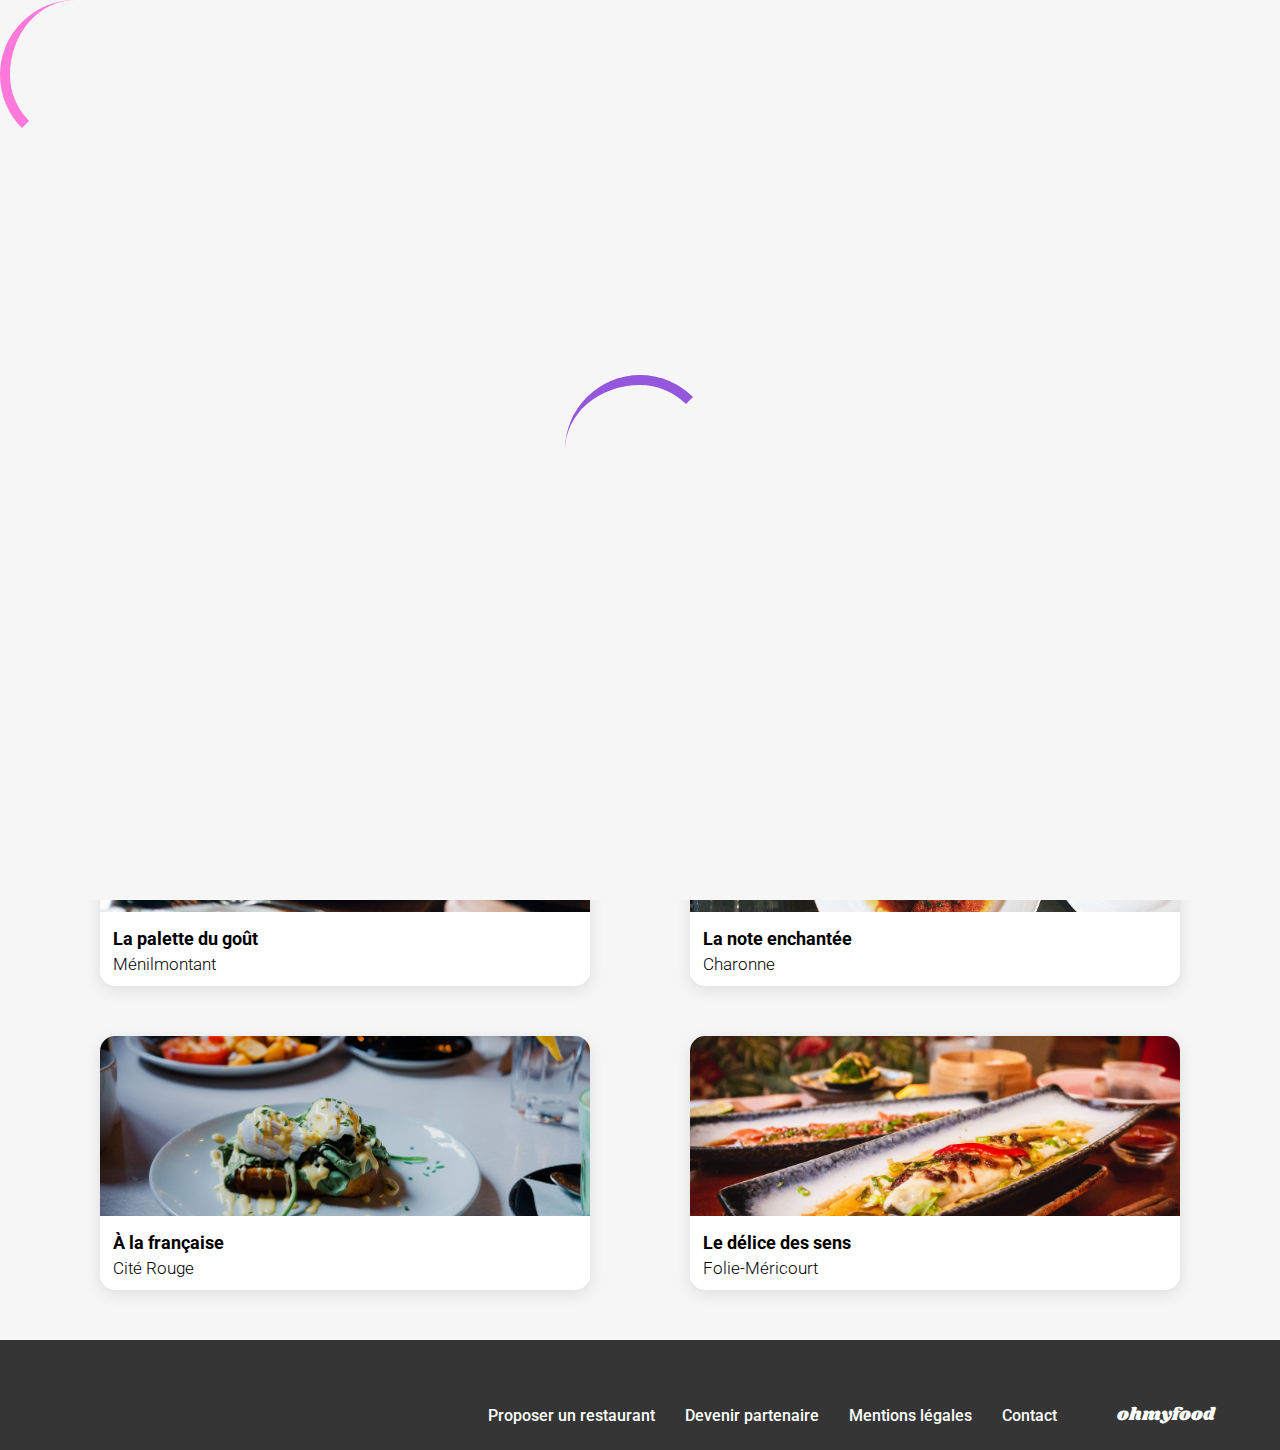
<file: index.html>
<!DOCTYPE html>
<html lang="fr">

<head>
    <meta charset="UTF-8">
    <meta name="viewport" content="width=device-width, initial-scale=1.0">
    <title>ohmyfood</title>
    <link rel="preconnect" href="https://fonts.googleapis.com">
    <link rel="preconnect" href="https://fonts.gstatic.com" crossorigin>
    <link href="https://fonts.googleapis.com/css2?family=Shrikhand&display=swap" rel="stylesheet">
    <link href="https://fonts.googleapis.com/css2?family=Roboto:wght@300;400;500;700&family=Shrikhand&display=swap" rel="stylesheet">
    <link rel="stylesheet" href="https://cdnjs.cloudflare.com/ajax/libs/font-awesome/6.2.1/css/all.min.css"
        integrity="sha512-MV7K8+y+gLIBoVD59lQIYicR65iaqukzvf/nwasF0nqhPay5w/9lJmVM2hMDcnK1OnMGCdVK+iQrJ7lzPJQd1w=="
        crossorigin="anonymous" referrerpolicy="no-referrer" />
    <link rel="stylesheet" href="./public/css/style.css">
</head>

<body>
    <div class="loader_container">
        <span class="loader"></span>
    </div>
    <header class="header">
        <img src="./public/images/logo/ohmyfood@2x.svg" alt="Logo ohmyfood"/>
    </header>
    <main>
        <div class="location-section">
            <div><i class="fa-solid fa-location-dot"></i> Paris, Belleville</div>
        </div>
        <section class="presentation-section">
            <h1 class="section-title">Réservez le menu qui vous convient</h1>
            <p>Découvrez des restaurants d'exception, sélectionnés par nos soins.</p>
            <div class="button">
                <a href="#restaurant">Explorer nos restaurants</a>
            </div>
        </section>
        <section class="functioning-section">
            <h2 class="section-title">Fonctionnement</h2>
            <ol class="functioning">
                <li class="step">
                    <div class="step__number">1</div>
                    <i class="fa-solid fa-mobile-screen-button step__logo"></i>
                    <div>Choisissez un restaurant</div>
                </li>
                <li class="step">
                    <div class="step__number">2</div>
                    <i class="fa-solid fa-list-ul step__logo"></i>
                    <div>Composez votre menu</div>
                </li>
                <li class="step">
                    <div class="step__number">3</div>
                    <i class="fa-solid fa-store step__logo step__logo--purple"></i>
                    <div>Dégustez au restaurant</div>
                </li>
            </ol>
        </section>
        <section id="restaurant">
            <h2 class="section-title">Restaurants</h2>
            <div class="restaurant-cards">
                <a href="./la_palette_du_gout.html">
                    <article class="card">
                        <img src="./public/images/restaurants/jay-wennington-N_Y88TWmGwA-unsplash.jpg" alt="Image d'un plat du restaurant" class="card__image">
                        <div class="card__content">
                            <div class="card__content__text">
                                <h3>La palette du goût</h3>
                                <p>Ménilmontant</p>
                            </div>
                            <div class="heart">
                                <i class="fa-regular fa-heart"></i>
                                <i class="fa-solid fa-heart heart-active"></i>
                            </div>
                        </div>
                        <div class="card__new">Nouveau</div>
                    </article>
                </a>
                <a href="./la_note_enchantee.html">
                    <article class="card">
                        <img src="./public/images/restaurants/stil-u2Lp8tXIcjw-unsplash.jpg" alt="Image d'un plat du restaurant" class="card__image">
                        <div class="card__content">
                            <div class="card__content__text">
                                <h3>La note enchantée</h3>
                                <p>Charonne</p>
                            </div>
                            <div class="heart">
                                <i class="fa-regular fa-heart"></i>
                                <i class="fa-solid fa-heart heart-active"></i>
                            </div>                       
                        </div>
                        <div class="card__new">Nouveau</div>
                    </article>
                </a>
                <a href="./a_la_francaise.html">
                    <article class="card">
                        <img src="./public/images/restaurants/toa-heftiba-DQKerTsQwi0-unsplash.jpg" alt="Image d'un plat du restaurant" class="card__image">
                        <div class="card__content">
                            <div class="card__content__text">
                                <h3>À la française</h3>
                                <p>Cité Rouge</p>
                            </div>
                            <div class="heart">
                                <i class="fa-regular fa-heart"></i>
                                <i class="fa-solid fa-heart heart-active"></i>
                            </div>
                        </div>
                    </article>
                </a>
                <a href="./le_delice_des_sens.html">
                    <article class="card">
                        <img src="./public/images/restaurants/louis-hansel-shotsoflouis-qNBGVyOCY8Q-unsplash.jpg" alt="Image d'un plat du restaurant" class="card__image">
                        <div class="card__content">
                            <div class="card__content__text">
                                <h3>Le délice des sens</h3>
                                <p>Folie-Méricourt</p>
                            </div>
                            <div class="heart">
                                <i class="fa-regular fa-heart"></i>
                                <i class="fa-solid fa-heart heart-active"></i>
                            </div>
                        </div>
                    </article>
                </a>
            </div>
        </section>
    </main>
    <footer class="footer">
        <nav class="footer-nav">
            <p class="footer-nav__logo">ohmyfood</p>
            <ul class="footer-nav__list">
                <li>
                    <a href="#"><i class="fa-solid fa-utensils"></i> Proposer un restaurant</a>
                </li>
                <li>
                    <a href="#"><i class="fa-solid fa-handshake-angle"></i> Devenir partenaire</a>
                </li>
                <li>
                    <a href="#">Mentions légales</a>
                </li>
                <li>
                    <a href="mailto:contact@ohmyfood.fr">Contact</a>
                </li>
            </ul> 
        </nav>
    </footer>
</body>

</html>
</file>
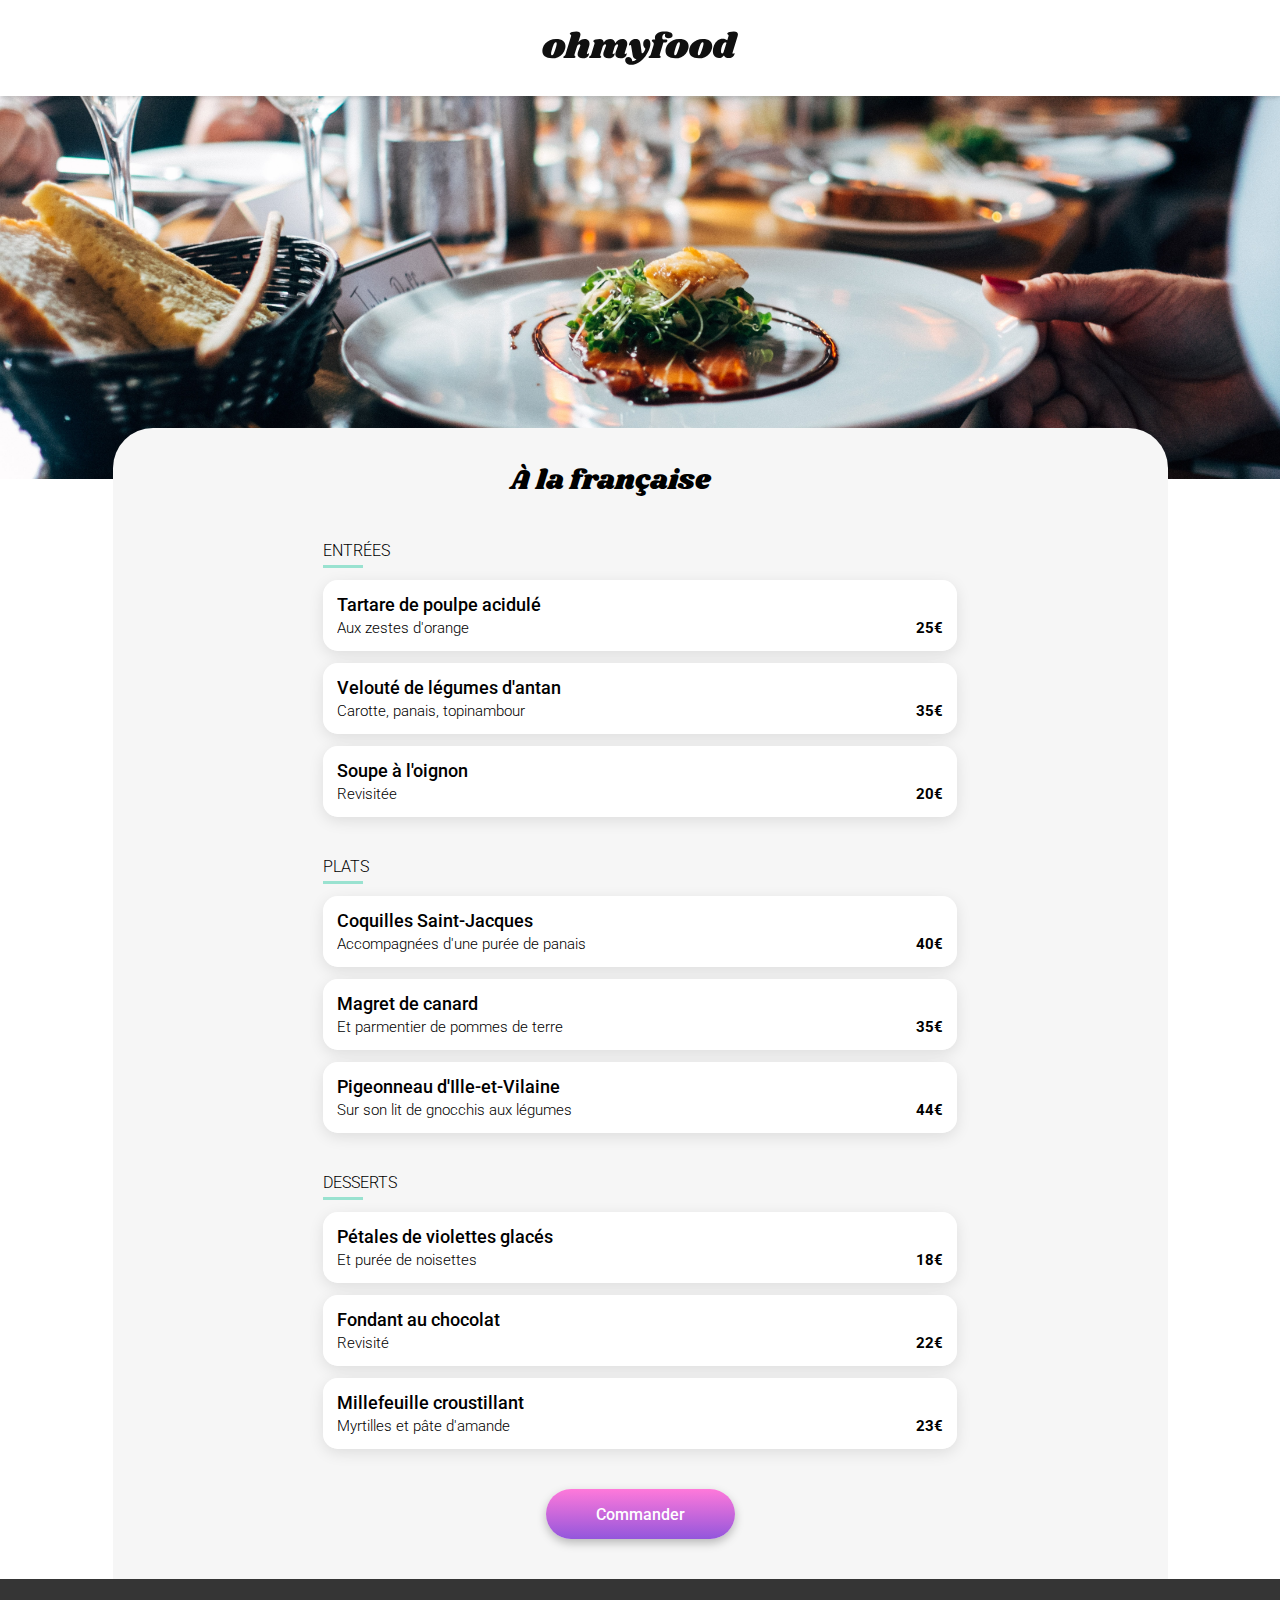
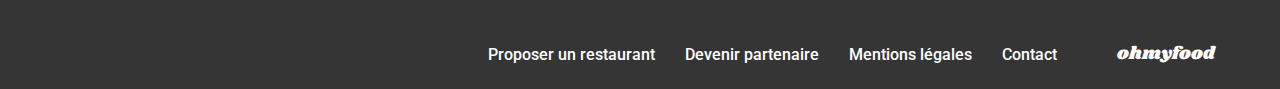
<file: a_la_francaise.html>
<!DOCTYPE html>
<html lang="fr">

<head>
    <meta charset="UTF-8">
    <meta name="viewport" content="width=device-width, initial-scale=1.0">
    <title>À la française</title>
    <link rel="preconnect" href="https://fonts.googleapis.com">
    <link rel="preconnect" href="https://fonts.gstatic.com" crossorigin>
    <link href="https://fonts.googleapis.com/css2?family=Shrikhand&display=swap" rel="stylesheet">
    <link href="https://fonts.googleapis.com/css2?family=Roboto:wght@300;400;500;700&family=Shrikhand&display=swap" rel="stylesheet">
    <link rel="stylesheet" href="https://cdnjs.cloudflare.com/ajax/libs/font-awesome/6.2.1/css/all.min.css"
        integrity="sha512-MV7K8+y+gLIBoVD59lQIYicR65iaqukzvf/nwasF0nqhPay5w/9lJmVM2hMDcnK1OnMGCdVK+iQrJ7lzPJQd1w=="
        crossorigin="anonymous" referrerpolicy="no-referrer" />
    <link rel="stylesheet" href="./public/css/style.css">
</head>

<body>
    <header class="header">
        <img src="./public/images/logo/ohmyfood@2x.svg" alt="Logo ohmyfood"/>
        <a href="./index.html" class="fa-solid fa-arrow-left return"></a>
    </header>
    <main>
        <img src="./public/images/restaurants/jay-wennington-N_Y88TWmGwA-unsplash.jpg" alt="Image d'un plat du restaurant" class="restaurant-img">
        <div class="main-section">
            <div class="title">
                <h1>À la française</h1>
                <div class="heart">
                    <i class="fa-regular fa-heart"></i>
                    <i class="fa-solid fa-heart heart-active"></i>
                </div>
            </div>
            <section class="section-menu">
                <h2 class="section-menu__title">ENTRÉES</h2>
                <div class="section-menu__dish">
                    <div class="dish">
                        <div class="dish__text">
                            <h3>Tartare de poulpe acidulé</h3>
                            <p>Aux zestes d'orange</p>
                        </div>
                        <div class="dish__price">25€</div>
                    </div>
                    <div class="chosen-dish fa-solid fa-circle-check"></div>
                </div>
                <div class="section-menu__dish">
                    <div class="dish">
                        <div class="dish__text">
                            <h3>Velouté de légumes d'antan</h3>
                            <p>Carotte, panais, topinambour</p>
                        </div>
                        <div class="dish__price">35€</div>
                    </div>
                    <div class="chosen-dish fa-solid fa-circle-check"></div>
                </div>
                <div class="section-menu__dish">
                    <div class="dish">
                        <div class="dish__text">
                            <h3>Soupe à l'oignon</h3>
                            <p>Revisitée</p>
                        </div>
                        <div class="dish__price">20€</div>
                    </div>
                    <div class="chosen-dish fa-solid fa-circle-check"></div>
                </div>
            </section>
            <section class="section-menu">
                <h2 class="section-menu__title">PLATS</h2>
                <div class="section-menu__dish">
                    <div class="dish">
                        <div class="dish__text">
                            <h3>Coquilles Saint-Jacques</h3>
                            <p>Accompagnées d'une purée de panais</p>
                        </div>
                        <div class="dish__price">40€</div>
                    </div>
                    <div class="chosen-dish fa-solid fa-circle-check"></div>
                </div>
                <div class="section-menu__dish">
                    <div class="dish">
                        <div class="dish__text">
                            <h3>Magret de canard</h3>
                            <p>Et parmentier de pommes de terre</p>
                        </div>
                        <div class="dish__price">35€</div>
                    </div>
                    <div class="chosen-dish fa-solid fa-circle-check"></div>
                </div>
                <div class="section-menu__dish">
                    <div class="dish">
                        <div class="dish__text">
                            <h3>Pigeonneau d'Ille-et-Vilaine</h3>
                            <p>Sur son lit de gnocchis aux légumes</p>
                        </div>
                        <div class="dish__price">44€</div>
                    </div>
                    <div class="chosen-dish fa-solid fa-circle-check"></div>
                </div>
            </section>
            <section class="section-menu">
                <h2 class="section-menu__title">DESSERTS</h2>
                <div class="section-menu__dish">
                    <div class="dish">
                        <div class="dish__text">
                            <h3>Pétales de violettes glacés</h3>
                            <p>Et purée de noisettes</p>
                        </div>
                        <div class="dish__price">18€</div>
                    </div>
                    <div class="chosen-dish fa-solid fa-circle-check"></div>
                </div>
                <div class="section-menu__dish">
                    <div class="dish">
                        <div class="dish__text">
                            <h3>Fondant au chocolat</h3>
                            <p>Revisité</p>
                        </div>
                        <div class="dish__price">22€</div>
                    </div>
                    <div class="chosen-dish fa-solid fa-circle-check"></div>
                </div>
                <div class="section-menu__dish">
                    <div class="dish">
                        <div class="dish__text">
                            <h3>Millefeuille croustillant</h3>
                            <p>Myrtilles et pâte d'amande</p>
                        </div>
                        <div class="dish__price">23€</div>
                    </div>
                    <div class="chosen-dish fa-solid fa-circle-check"></div>
                </div>
            </section>
            <div class="button button--restaurant">
                <a href="#">Commander</a>
            </div>
        </div>
    </main>
    <footer class="footer">
        <nav class="footer-nav">
            <p class="footer-nav__logo">ohmyfood</p>
            <ul class="footer-nav__list">
                <li>
                    <a href="#"><i class="fa-solid fa-utensils"></i> Proposer un restaurant</a>
                </li>
                <li>
                    <a href="#"><i class="fa-solid fa-handshake-angle"></i> Devenir partenaire</a>
                </li>
                <li>
                    <a href="#">Mentions légales</a>
                </li>
                <li>
                    <a href="mailto:contact@ohmyfood.fr">Contact</a>
                </li>
            </ul> 
        </nav>
    </footer>
</body>

</html>
</file>
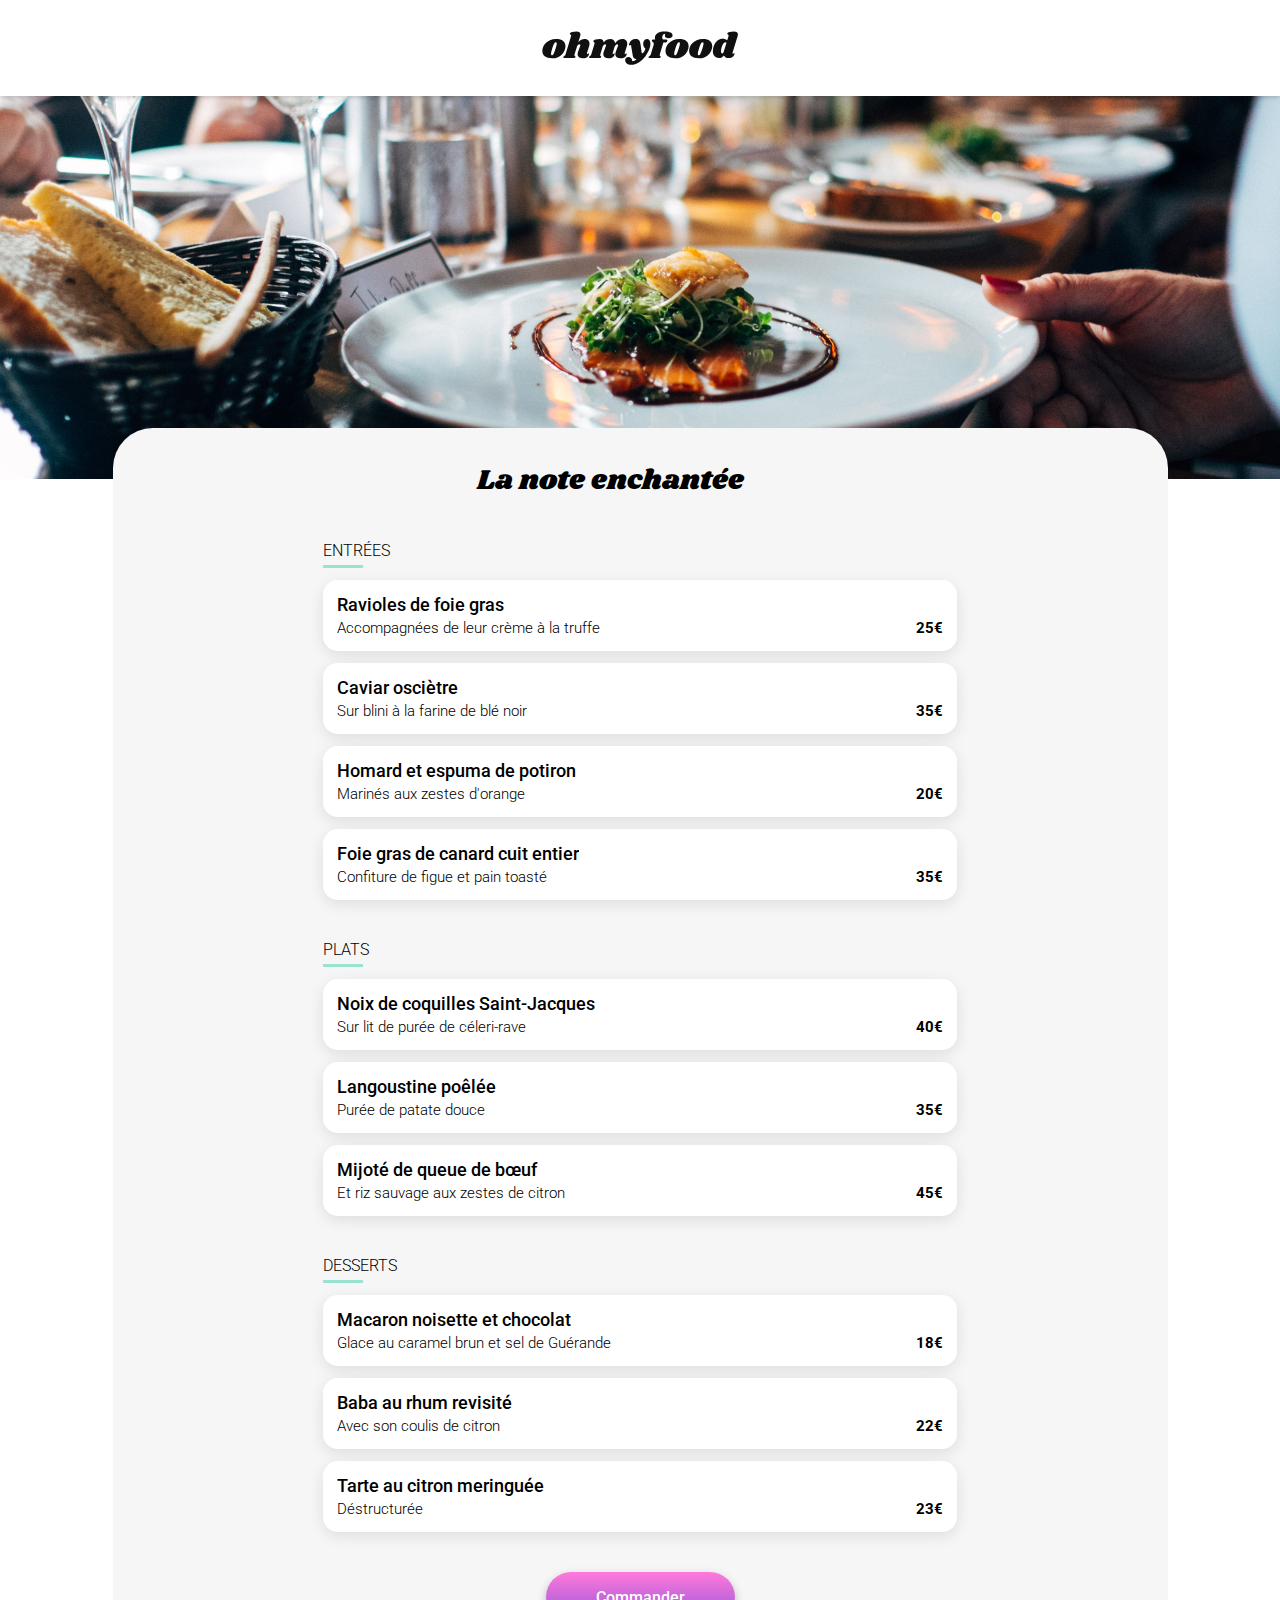
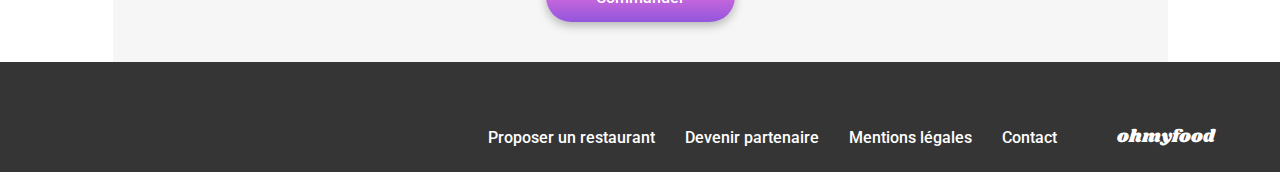
<file: la_note_enchantee.html>
<!DOCTYPE html>
<html lang="fr">

<head>
    <meta charset="UTF-8">
    <meta name="viewport" content="width=device-width, initial-scale=1.0">
    <title>La note enchantée</title>
    <link rel="preconnect" href="https://fonts.googleapis.com">
    <link rel="preconnect" href="https://fonts.gstatic.com" crossorigin>
    <link href="https://fonts.googleapis.com/css2?family=Shrikhand&display=swap" rel="stylesheet">
    <link href="https://fonts.googleapis.com/css2?family=Roboto:wght@300;400;500;700&family=Shrikhand&display=swap" rel="stylesheet">
    <link rel="stylesheet" href="https://cdnjs.cloudflare.com/ajax/libs/font-awesome/6.2.1/css/all.min.css"
        integrity="sha512-MV7K8+y+gLIBoVD59lQIYicR65iaqukzvf/nwasF0nqhPay5w/9lJmVM2hMDcnK1OnMGCdVK+iQrJ7lzPJQd1w=="
        crossorigin="anonymous" referrerpolicy="no-referrer" />
    <link rel="stylesheet" href="./public/css/style.css">
</head>

<body>
    <header class="header">
        <img src="./public/images/logo/ohmyfood@2x.svg" alt="Logo ohmyfood"/>
        <a href="./index.html" class="fa-solid fa-arrow-left return"></a>
    </header>
    <main>
        <img src="./public/images/restaurants/jay-wennington-N_Y88TWmGwA-unsplash.jpg" alt="Image d'un plat du restaurant" class="restaurant-img">
        <div class="main-section">
            <div class="title">
                <h1>La note enchantée</h1>
                <div class="heart">
                    <i class="fa-regular fa-heart"></i>
                    <i class="fa-solid fa-heart heart-active"></i>
                </div>
            </div>
            <section class="section-menu">
                <h2 class="section-menu__title">ENTRÉES</h2>
                <div class="section-menu__dish">
                    <div class="dish">
                        <div class="dish__text">
                            <h3>Ravioles de foie gras</h3>
                            <p>Accompagnées de leur crème à la truffe</p>
                        </div>
                        <div class="dish__price">25€</div>
                    </div>
                    <div class="chosen-dish fa-solid fa-circle-check"></div>
                </div>
                <div class="section-menu__dish">
                    <div class="dish">
                        <div class="dish__text">
                            <h3>Caviar osciètre</h3>
                            <p>Sur blini à la farine de blé noir</p>
                        </div>
                        <div class="dish__price">35€</div>
                    </div>
                    <div class="chosen-dish fa-solid fa-circle-check"></div>
                </div>
                <div class="section-menu__dish">
                    <div class="dish">
                        <div class="dish__text">
                            <h3>Homard et espuma de potiron</h3>
                            <p>Marinés aux zestes d'orange</p>
                        </div>
                        <div class="dish__price">20€</div>
                    </div>
                    <div class="chosen-dish fa-solid fa-circle-check"></div>
                </div>
                <div class="section-menu__dish">
                    <div class="dish">
                        <div class="dish__text">
                            <h3>Foie gras de canard cuit entier</h3>
                            <p>Confiture de figue et pain toasté</p>
                        </div>
                        <div class="dish__price">35€</div>
                    </div>
                    <div class="chosen-dish fa-solid fa-circle-check"></div>
                </div>
            </section>
            <section class="section-menu">
                <h2 class="section-menu__title">PLATS</h2>
                <div class="section-menu__dish">
                    <div class="dish">
                        <div class="dish__text">
                            <h3>Noix de coquilles Saint-Jacques</h3>
                            <p>Sur lit de purée de céleri-rave</p>
                        </div>
                        <div class="dish__price">40€</div>
                    </div>
                    <div class="chosen-dish fa-solid fa-circle-check"></div>
                </div>
                <div class="section-menu__dish">
                    <div class="dish">
                        <div class="dish__text">
                            <h3>Langoustine poêlée</h3>
                            <p>Purée de patate douce</p>
                        </div>
                        <div class="dish__price">35€</div>
                    </div>
                    <div class="chosen-dish fa-solid fa-circle-check"></div>
                </div>
                <div class="section-menu__dish">
                    <div class="dish">
                        <div class="dish__text">
                            <h3>Mijoté de queue de bœuf</h3>
                            <p>Et riz sauvage aux zestes de citron</p>
                        </div>
                        <div class="dish__price">45€</div>
                    </div>
                    <div class="chosen-dish fa-solid fa-circle-check"></div>
                </div>
            </section>
            <section class="section-menu">
                <h2 class="section-menu__title">DESSERTS</h2>
                <div class="section-menu__dish">
                    <div class="dish">
                        <div class="dish__text">
                            <h3>Macaron noisette et chocolat</h3>
                            <p>Glace au caramel brun et sel de Guérande</p>
                        </div>
                        <div class="dish__price">18€</div>
                    </div>
                    <div class="chosen-dish fa-solid fa-circle-check"></div>
                </div>
                <div class="section-menu__dish">
                    <div class="dish">
                        <div class="dish__text">
                            <h3>Baba au rhum revisité</h3>
                            <p>Avec son coulis de citron</p>
                        </div>
                        <div class="dish__price">22€</div>
                    </div>
                    <div class="chosen-dish fa-solid fa-circle-check"></div>
                </div>
                <div class="section-menu__dish">
                    <div class="dish">
                        <div class="dish__text">
                            <h3>Tarte au citron meringuée</h3>
                            <p>Déstructurée</p>
                        </div>
                        <div class="dish__price">23€</div>
                    </div>
                    <div class="chosen-dish fa-solid fa-circle-check"></div>
                </div>
            </section>
            <div class="button button--restaurant">
                <a href="#">Commander</a>
            </div>
        </div>
    </main>
    <footer class="footer">
        <nav class="footer-nav">
            <p class="footer-nav__logo">ohmyfood</p>
            <ul class="footer-nav__list">
                <li>
                    <a href="#"><i class="fa-solid fa-utensils"></i> Proposer un restaurant</a>
                </li>
                <li>
                    <a href="#"><i class="fa-solid fa-handshake-angle"></i> Devenir partenaire</a>
                </li>
                <li>
                    <a href="#">Mentions légales</a>
                </li>
                <li>
                    <a href="mailto:contact@ohmyfood.fr">Contact</a>
                </li>
            </ul> 
        </nav>
    </footer>
</body>

</html>
</file>
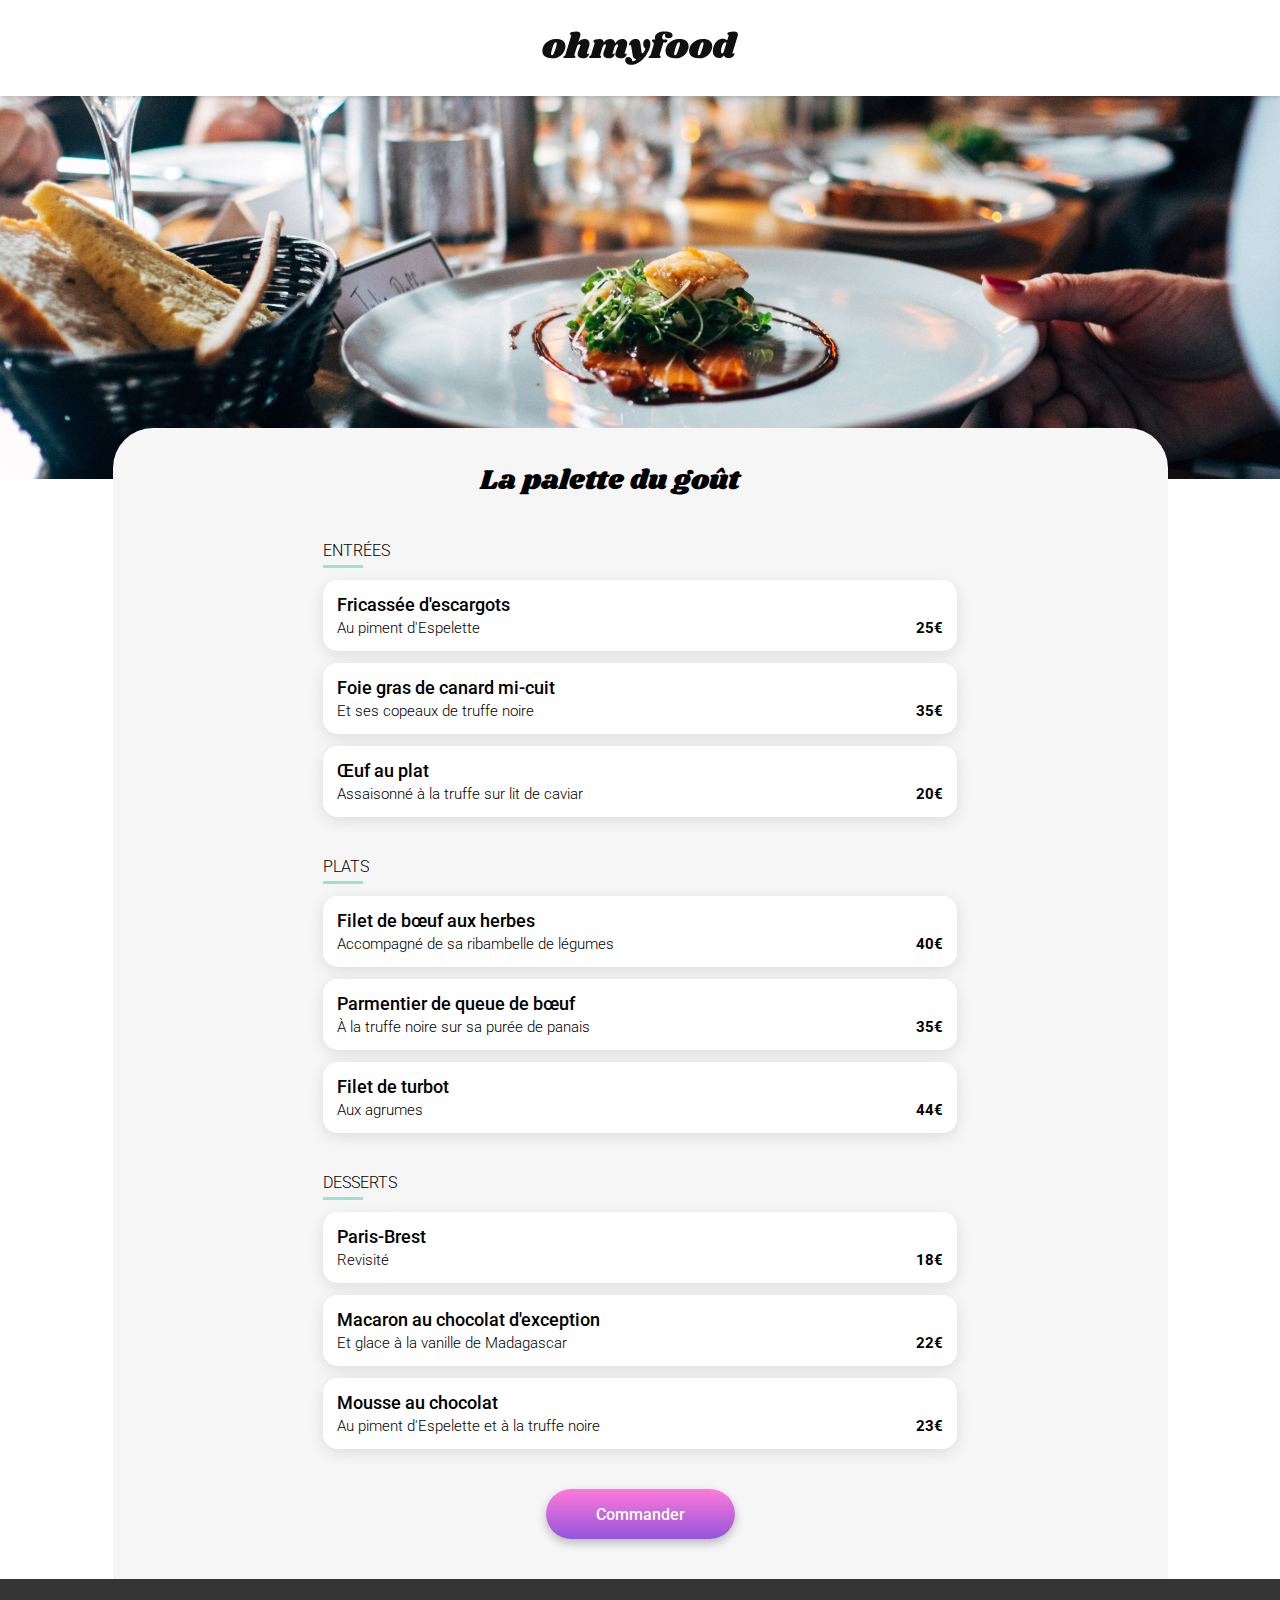
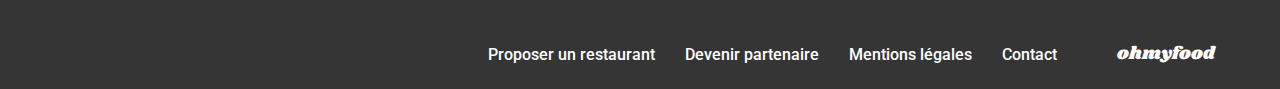
<file: la_palette_du_gout.html>
<!DOCTYPE html>
<html lang="fr">

<head>
    <meta charset="UTF-8">
    <meta name="viewport" content="width=device-width, initial-scale=1.0">
    <title>La palette du goût</title>
    <link rel="preconnect" href="https://fonts.googleapis.com">
    <link rel="preconnect" href="https://fonts.gstatic.com" crossorigin>
    <link href="https://fonts.googleapis.com/css2?family=Shrikhand&display=swap" rel="stylesheet">
    <link href="https://fonts.googleapis.com/css2?family=Roboto:wght@300;400;500;700&family=Shrikhand&display=swap" rel="stylesheet">
    <link rel="stylesheet" href="https://cdnjs.cloudflare.com/ajax/libs/font-awesome/6.2.1/css/all.min.css"
        integrity="sha512-MV7K8+y+gLIBoVD59lQIYicR65iaqukzvf/nwasF0nqhPay5w/9lJmVM2hMDcnK1OnMGCdVK+iQrJ7lzPJQd1w=="
        crossorigin="anonymous" referrerpolicy="no-referrer" />
    <link rel="stylesheet" href="./public/css/style.css">
</head>

<body>
    <header class="header">
        <img src="./public/images/logo/ohmyfood@2x.svg" alt="Logo ohmyfood"/>
        <a href="./index.html" class="fa-solid fa-arrow-left return"></a>
    </header>
    <main>
        <img src="./public/images/restaurants/jay-wennington-N_Y88TWmGwA-unsplash.jpg" alt="Image d'un plat du restaurant" class="restaurant-img">
        <div class="main-section">
            <div class="title">
                <h1>La palette du goût</h1>
                <div class="heart">
                    <i class="fa-regular fa-heart"></i>
                    <i class="fa-solid fa-heart heart-active"></i>
                </div>
            </div>
            <section class="section-menu">
                <h2 class="section-menu__title">ENTRÉES</h2>
                <div class="section-menu__dish">
                    <div class="dish">
                        <div class="dish__text">
                            <h3>Fricassée d'escargots</h3>
                            <p>Au piment d'Espelette</p>
                        </div>
                        <div class="dish__price">25€</div>
                    </div>
                    <div class="chosen-dish fa-solid fa-circle-check"></div>
                </div>
                <div class="section-menu__dish">
                    <div class="dish">
                        <div class="dish__text">
                            <h3>Foie gras de canard mi-cuit</h3>
                            <p>Et ses copeaux de truffe noire</p>
                        </div>
                        <div class="dish__price">35€</div>
                    </div>
                    <div class="chosen-dish fa-solid fa-circle-check"></div>
                </div>
                <div class="section-menu__dish">
                    <div class="dish">
                        <div class="dish__text">
                            <h3>Œuf au plat</h3>
                            <p>Assaisonné à la truffe sur lit de caviar</p>
                        </div>
                        <div class="dish__price">20€</div>
                    </div>
                    <div class="chosen-dish fa-solid fa-circle-check"></div>
                </div>
            </section>
            <section class="section-menu">
                <h2 class="section-menu__title">PLATS</h2>
                <div class="section-menu__dish">
                    <div class="dish">
                        <div class="dish__text">
                            <h3>Filet de bœuf aux herbes</h3>
                            <p>Accompagné de sa ribambelle de légumes</p>
                        </div>
                        <div class="dish__price">40€</div>
                    </div>
                    <div class="chosen-dish fa-solid fa-circle-check"></div>
                </div>
                <div class="section-menu__dish">
                    <div class="dish">
                        <div class="dish__text">
                            <h3>Parmentier de queue de bœuf</h3>
                            <p>À la truffe noire sur sa purée de panais</p>
                        </div>
                        <div class="dish__price">35€</div>
                    </div>
                    <div class="chosen-dish fa-solid fa-circle-check"></div>
                </div>
                <div class="section-menu__dish">
                    <div class="dish">
                        <div class="dish__text">
                            <h3>Filet de turbot</h3>
                            <p>Aux agrumes</p>
                        </div>
                        <div class="dish__price">44€</div>
                    </div>
                    <div class="chosen-dish fa-solid fa-circle-check"></div>
                </div>
            </section>
            <section class="section-menu">
                <h2 class="section-menu__title">DESSERTS</h2>
                <div class="section-menu__dish">
                    <div class="dish">
                        <div class="dish__text">
                            <h3>Paris-Brest</h3>
                            <p>Revisité</p>
                        </div>
                        <div class="dish__price">18€</div>
                    </div>
                    <div class="chosen-dish fa-solid fa-circle-check"></div>
                </div>
                <div class="section-menu__dish">
                    <div class="dish">
                        <div class="dish__text">
                            <h3>Macaron au chocolat d'exception</h3>
                            <p>Et glace à la vanille de Madagascar</p>
                        </div>
                        <div class="dish__price">22€</div>
                    </div>
                    <div class="chosen-dish fa-solid fa-circle-check"></div>
                </div>
                <div class="section-menu__dish">
                    <div class="dish">
                        <div class="dish__text">
                            <h3>Mousse au chocolat</h3>
                            <p>Au piment d'Espelette et à la truffe noire</p>
                        </div>
                        <div class="dish__price">23€</div>
                    </div>
                    <div class="chosen-dish fa-solid fa-circle-check"></div>
                </div>
            </section>
            <div class="button button--restaurant">
                <a href="#">Commander</a>
            </div>
        </div>
    </main>
    <footer class="footer">
        <nav class="footer-nav">
            <p class="footer-nav__logo">ohmyfood</p>
            <ul class="footer-nav__list">
                <li>
                    <a href="#"><i class="fa-solid fa-utensils"></i> Proposer un restaurant</a>
                </li>
                <li>
                    <a href="#"><i class="fa-solid fa-handshake-angle"></i> Devenir partenaire</a>
                </li>
                <li>
                    <a href="#">Mentions légales</a>
                </li>
                <li>
                    <a href="mailto:contact@ohmyfood.fr">Contact</a>
                </li>
            </ul> 
        </nav>
    </footer>
</body>

</html>
</file>
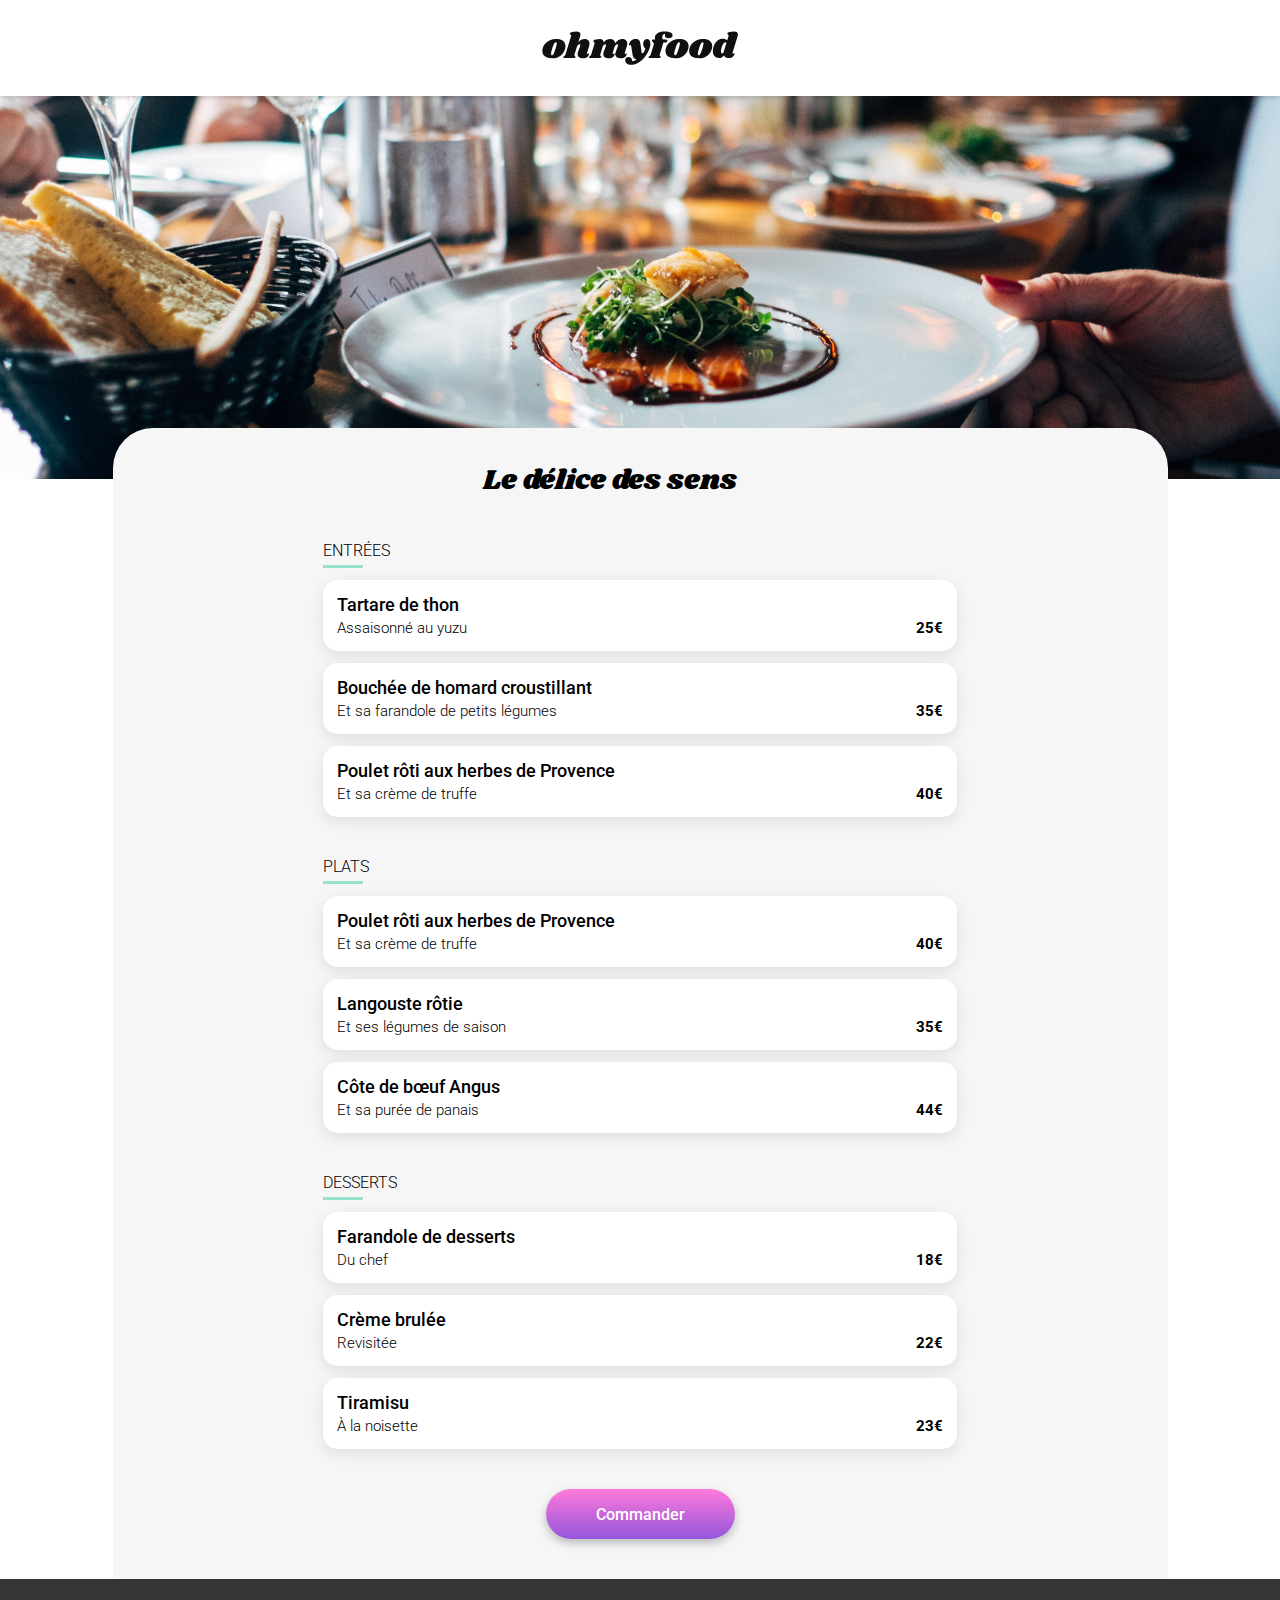
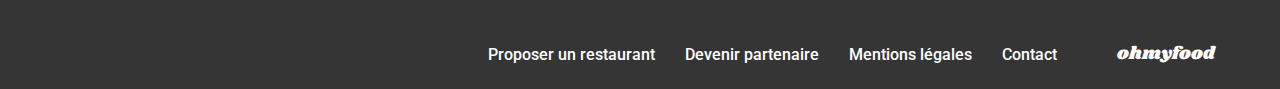
<file: le_delice_des_sens.html>
<!DOCTYPE html>
<html lang="fr">

<head>
    <meta charset="UTF-8">
    <meta name="viewport" content="width=device-width, initial-scale=1.0">
    <title>Le délice des sens</title>
    <link rel="preconnect" href="https://fonts.googleapis.com">
    <link rel="preconnect" href="https://fonts.gstatic.com" crossorigin>
    <link href="https://fonts.googleapis.com/css2?family=Shrikhand&display=swap" rel="stylesheet">
    <link href="https://fonts.googleapis.com/css2?family=Roboto:wght@300;400;500;700&family=Shrikhand&display=swap" rel="stylesheet">
    <link rel="stylesheet" href="https://cdnjs.cloudflare.com/ajax/libs/font-awesome/6.2.1/css/all.min.css"
        integrity="sha512-MV7K8+y+gLIBoVD59lQIYicR65iaqukzvf/nwasF0nqhPay5w/9lJmVM2hMDcnK1OnMGCdVK+iQrJ7lzPJQd1w=="
        crossorigin="anonymous" referrerpolicy="no-referrer" />
    <link rel="stylesheet" href="./public/css/style.css">
</head>

<body>
    <header class="header">
        <img src="./public/images/logo/ohmyfood@2x.svg" alt="Logo ohmyfood"/>
        <a href="./index.html" class="fa-solid fa-arrow-left return"></a>
    </header>
    <main>
        <img src="./public/images/restaurants/jay-wennington-N_Y88TWmGwA-unsplash.jpg" alt="Image d'un plat du restaurant" class="restaurant-img">
        <div class="main-section">
            <div class="title">
                <h1>Le délice des sens</h1>
                <div class="heart">
                    <i class="fa-regular fa-heart"></i>
                    <i class="fa-solid fa-heart heart-active"></i>
                </div>
            </div>
            <section class="section-menu">
                <h2 class="section-menu__title">ENTRÉES</h2>
                <div class="section-menu__dish">
                    <div class="dish">
                        <div class="dish__text">
                            <h3>Tartare de thon</h3>
                            <p>Assaisonné au yuzu</p>
                        </div>
                        <div class="dish__price">25€</div>
                    </div>
                    <div class="chosen-dish fa-solid fa-circle-check"></div>
                </div>
                <div class="section-menu__dish">
                    <div class="dish">
                        <div class="dish__text">
                            <h3>Bouchée de homard croustillant</h3>
                            <p>Et sa farandole de petits légumes</p>
                        </div>
                        <div class="dish__price">35€</div>
                    </div>
                    <div class="chosen-dish fa-solid fa-circle-check"></div>
                </div>
                <div class="section-menu__dish">
                    <div class="dish">
                        <div class="dish__text">
                            <h3>Poulet rôti aux herbes de Provence</h3>
                            <p>Et sa crème de truffe</p>
                        </div>
                        <div class="dish__price">40€</div>
                    </div>
                    <div class="chosen-dish fa-solid fa-circle-check"></div>
                </div>
            </section>
            <section class="section-menu">
                <h2 class="section-menu__title">PLATS</h2>
                <div class="section-menu__dish">
                    <div class="dish">
                        <div class="dish__text">
                            <h3>Poulet rôti aux herbes de Provence</h3>
                            <p>Et sa crème de truffe</p>
                        </div>
                        <div class="dish__price">40€</div>
                    </div>
                    <div class="chosen-dish fa-solid fa-circle-check"></div>
                </div>
                <div class="section-menu__dish">
                    <div class="dish">
                        <div class="dish__text">
                            <h3>Langouste rôtie</h3>
                            <p>Et ses légumes de saison</p>
                        </div>
                        <div class="dish__price">35€</div>
                    </div>
                    <div class="chosen-dish fa-solid fa-circle-check"></div>
                </div>
                <div class="section-menu__dish">
                    <div class="dish">
                        <div class="dish__text">
                            <h3>Côte de bœuf Angus</h3>
                            <p>Et sa purée de panais</p>
                        </div>
                        <div class="dish__price">44€</div>
                    </div>
                    <div class="chosen-dish fa-solid fa-circle-check"></div>
                </div>
            </section>
            <section class="section-menu">
                <h2 class="section-menu__title">DESSERTS</h2>
                <div class="section-menu__dish">
                    <div class="dish">
                        <div class="dish__text">
                            <h3>Farandole de desserts</h3>
                            <p>Du chef</p>
                        </div>
                        <div class="dish__price">18€</div>
                    </div>
                    <div class="chosen-dish fa-solid fa-circle-check"></div>
                </div>
                <div class="section-menu__dish">
                    <div class="dish">
                        <div class="dish__text">
                            <h3>Crème brulée</h3>
                            <p>Revisitée</p>
                        </div>
                        <div class="dish__price">22€</div>
                    </div>
                    <div class="chosen-dish fa-solid fa-circle-check"></div>
                </div>
                <div class="section-menu__dish">
                    <div class="dish">
                        <div class="dish__text">
                            <h3>Tiramisu</h3>
                            <p>À la noisette</p>
                        </div>
                        <div class="dish__price">23€</div>
                    </div>
                    <div class="chosen-dish fa-solid fa-circle-check"></div>
                </div>
            </section>
            <div class="button button--restaurant">
                <a href="#">Commander</a>
            </div>
        </div>
    </main>
    <footer class="footer">
        <nav class="footer-nav">
            <p class="footer-nav__logo">ohmyfood</p>
            <ul class="footer-nav__list">
                <li>
                    <a href="#"><i class="fa-solid fa-utensils"></i> Proposer un restaurant</a>
                </li>
                <li>
                    <a href="#"><i class="fa-solid fa-handshake-angle"></i> Devenir partenaire</a>
                </li>
                <li>
                    <a href="#">Mentions légales</a>
                </li>
                <li>
                    <a href="mailto:contact@ohmyfood.fr">Contact</a>
                </li>
            </ul> 
        </nav>
    </footer>
</body>

</html>
</file>
<file: public/css/style.css>
*,
*::after,
*::before {
  margin: 0;
  padding: 0;
  box-sizing: inherit;
}

body {
  box-sizing: border-box;
  font-family: "Roboto", sans-serif;
}

a {
  color: inherit;
  text-decoration: none;
}

.section-title {
  font-size: 24px;
  font-weight: 700;
}

.button {
  position: relative;
  z-index: 1;
  border: none;
  height: 50px;
  border-radius: 25px;
  background: linear-gradient(#FF79DA, #9356DC);
  font-size: 16px;
  font-weight: 500;
  color: #FFFFFF;
  box-shadow: 0 4px 10px rgba(0, 0, 0, 0.25);
}
.button::after {
  content: "";
  position: absolute;
  top: 0;
  right: 0;
  bottom: 0;
  left: 0;
  border-radius: 25px;
  background: linear-gradient(#ff93e1, #a16be0);
  box-shadow: 0 4px 15px rgba(0, 0, 0, 0.35);
  opacity: 0;
  z-index: -1;
  transition: opacity 300ms ease-out;
}
.button:hover::after {
  opacity: 1;
}
.button a {
  display: flex;
  align-items: center;
  height: 100%;
  width: 100%;
  padding-left: 20px;
  padding-right: 20px;
}
.button--restaurant a {
  padding-left: 50px;
  padding-right: 50px;
}

.heart {
  position: relative;
  width: 30px;
  height: 21px;
  font-size: 21px;
}
.heart i {
  position: absolute;
}

.heart-active {
  opacity: 0;
  background: linear-gradient(#9356DC, #FF79DA);
  background-clip: text;
  -webkit-text-fill-color: transparent;
  -moz-text-fill-color: transparent;
  transition: opacity 300ms;
}
.heart-active:hover {
  opacity: 1;
}

@keyframes hideLoader {
  0% {
    opacity: 1;
  }
  80% {
    opacity: 1;
  }
  100% {
    opacity: 0;
    visibility: hidden;
  }
}
@keyframes rotation {
  0% {
    transform: rotate(0deg);
  }
  100% {
    transform: rotate(360deg);
  }
}
.loader_container {
  position: fixed;
  width: 100%;
  height: 100%;
  display: flex;
  justify-content: center;
  align-items: center;
  background-color: #F6F6F6;
  z-index: 10;
  animation: hideLoader 3s ease-in-out forwards;
}

.loader {
  width: 150px;
  height: 150px;
  border-radius: 50%;
  display: inline-block;
  border-top: 10px solid #9356DC;
  border-right: 10px solid transparent;
  box-sizing: border-box;
  animation: rotation 1s linear infinite;
}

.loader::after {
  content: "";
  box-sizing: border-box;
  position: absolute;
  left: 0;
  top: 0;
  width: 150px;
  height: 150px;
  border-radius: 50%;
  border-left: 10px solid #FF79DA;
  border-bottom: 10px solid transparent;
  animation: rotation 0.5s linear infinite reverse;
}

.header {
  position: relative;
  z-index: 1;
  height: 63px;
  display: flex;
  justify-content: center;
  align-items: center;
  box-shadow: 0 2px 4px rgba(0, 0, 0, 0.15);
}
@media (min-width: 1024px) {
  .header {
    height: 96px;
  }
}

.return {
  display: flex;
  justify-content: center;
  align-items: center;
  position: absolute;
  left: 17px;
  width: 30px;
  height: 30px;
  font-size: 16px;
}

.footer {
  background-color: #353535;
  color: #FFFFFF;
  padding: 22px 25px;
}

.footer-nav {
  display: flex;
  flex-direction: column;
  justify-content: flex-start;
  gap: 16px;
}
@media (min-width: 1024px) {
  .footer-nav {
    flex-direction: row-reverse;
    align-items: center;
    margin-top: 40px;
    margin-right: 40px;
    gap: 60px;
  }
}
.footer-nav__logo {
  font-family: "Shrikhand";
  font-size: 18px;
}
.footer-nav__list {
  list-style-type: none;
  display: flex;
  flex-direction: column;
  gap: 7px;
  font-size: 16px;
  font-weight: 500;
}
@media (min-width: 1024px) {
  .footer-nav__list {
    flex-direction: row;
    gap: 30px;
  }
}

/****** Location ***********/
.location-section {
  position: relative;
  z-index: 0;
  background-color: #EAEAEA;
  height: 50px;
  display: flex;
  justify-content: center;
  align-items: center;
  font-size: 16px;
  box-shadow: 0 4px 4px rgba(0, 0, 0, 0.25);
}

/****** Presentation ***********/
.presentation-section {
  background-color: #F6F6F6;
  display: flex;
  flex-direction: column;
  align-items: center;
  gap: 30px;
  text-align: center;
  padding: 40px 30px;
}
@media (min-width: 1024px) {
  .presentation-section .section-title {
    font-size: 40px;
  }
}
.presentation-section p {
  font-size: 18px;
  font-weight: 300;
}

/****** Functioning ***********/
.functioning-section {
  padding: 50px 20px;
}
@media (min-width: 1024px) {
  .functioning-section {
    padding: 50px max(20px, (100% - 1053px) / 2);
  }
}

.functioning {
  list-style-type: none;
  display: flex;
  flex-direction: column;
  gap: 25px;
  margin-top: 25px;
}
@media (min-width: 1024px) {
  .functioning {
    flex-direction: row;
  }
}

.step {
  flex-grow: 1;
  background-color: #F6F6F6;
  border-radius: 20px;
  height: 72px;
  display: flex;
  align-items: center;
  margin-left: 20px;
  box-shadow: 0 4px 15px rgba(0, 0, 0, 0.15);
}
.step__number {
  width: 24px;
  height: 24px;
  color: #FFFFFF;
  background-color: #9356DC;
  border-radius: 50%;
  position: relative;
  left: -12px;
  font-size: 14px;
  font-weight: 500;
  display: flex;
  justify-content: center;
  align-items: center;
}
.step__logo {
  margin: 0 20px;
  font-size: 18px;
}
.step__logo--purple {
  color: #9356DC;
}

/****** Restaurant ***********/
#restaurant {
  background-color: #F6F6F6;
  padding: 50px 17px;
}
@media (min-width: 1024px) {
  #restaurant {
    padding: 50px max(17px, (100% - 1080px) / 2);
  }
}

.restaurant-cards {
  margin-top: 25px;
  display: flex;
  flex-direction: column;
  gap: 18px;
}
@media (min-width: 1024px) {
  .restaurant-cards {
    flex-direction: row;
    flex-wrap: wrap;
    justify-content: space-between;
    gap: 50px;
  }
  .restaurant-cards a {
    width: calc(50% - 50px);
  }
}

.card {
  position: relative;
  display: block;
  background-color: #FFFFFF;
  border-radius: 15px;
  overflow: hidden;
  box-shadow: 0 4px 15px rgba(0, 0, 0, 0.1);
}
.card__image {
  height: 180px;
  width: 100%;
  object-fit: cover;
}
.card__content {
  height: 70px;
  display: flex;
  justify-content: space-between;
  align-items: center;
  padding-left: 13px;
  padding-right: 20px;
}
.card__content__text {
  display: flex;
  flex-direction: column;
  justify-content: center;
  gap: 5px;
}
.card__content__text h3 {
  font-size: 18px;
  font-weight: 700;
}
.card__content__text p {
  font-size: 17px;
  font-weight: 300;
}
.card__new {
  position: absolute;
  top: 13px;
  right: 13px;
  width: 80px;
  height: 29px;
  background-color: #99E2D0;
  color: #008766;
  font-size: 14px;
  font-weight: 500;
  display: flex;
  justify-content: center;
  align-items: center;
}

@keyframes section-appearance {
  0% {
    transform: translateX(-100vw);
  }
  100% {
    transform: translateX(0);
  }
}
.restaurant-img {
  height: 275px;
  width: 100%;
  object-fit: cover;
}
@media (min-width: 1024px) {
  .restaurant-img {
    height: 383px;
  }
}

.main-section {
  position: relative;
  display: flex;
  flex-direction: column;
  align-items: center;
  gap: 40px;
  top: -55px;
  margin-bottom: -55px;
  background-color: #F6F6F6;
  border-radius: 40px 40px 0 0;
  padding: 32px 13px 40px 13px;
}
@media (min-width: 1024px) {
  .main-section {
    max-width: 1055px;
    margin-left: auto;
    margin-right: auto;
  }
}

.title {
  display: flex;
  justify-content: center;
  align-items: center;
  gap: 30px;
}
.title h1 {
  font-family: "Shrikhand";
  font-size: 28px;
  font-weight: 400;
}

.section-menu {
  display: flex;
  flex-direction: column;
  gap: 12px;
  width: 100%;
  max-width: 634px;
}
.section-menu__title {
  position: relative;
  height: 27px;
  font-size: 16px;
  font-weight: 300;
}
.section-menu__title::after {
  content: "";
  position: absolute;
  left: 0;
  bottom: 0;
  height: 3px;
  width: 40px;
  background-color: #99E2D0;
}
.section-menu__dish {
  position: relative;
  border-radius: 15px;
  overflow: hidden;
  box-shadow: 0 4px 15px rgba(0, 0, 0, 0.1);
}
.section-menu__dish:hover > .dish {
  width: calc(100% - 59px);
}
.section-menu__dish:hover > .chosen-dish {
  transform: translateX(0);
}
.section-menu:nth-child(2) {
  animation: section-appearance 300ms 0ms ease-out both;
}
.section-menu:nth-child(2) .section-menu__dish:nth-child(2) {
  animation: section-appearance 300ms 150ms ease-out both;
}
.section-menu:nth-child(2) .section-menu__dish:nth-child(3) {
  animation: section-appearance 300ms 300ms ease-out both;
}
.section-menu:nth-child(2) .section-menu__dish:nth-child(4) {
  animation: section-appearance 300ms 450ms ease-out both;
}
.section-menu:nth-child(2) .section-menu__dish:nth-child(5) {
  animation: section-appearance 300ms 600ms ease-out both;
}
.section-menu:nth-child(2) .section-menu__dish:nth-child(6) {
  animation: section-appearance 300ms 750ms ease-out both;
}
.section-menu:nth-child(2) .section-menu__dish:nth-child(7) {
  animation: section-appearance 300ms 900ms ease-out both;
}
.section-menu:nth-child(2) .section-menu__dish:nth-child(8) {
  animation: section-appearance 300ms 1050ms ease-out both;
}
.section-menu:nth-child(2) .section-menu__dish:nth-child(9) {
  animation: section-appearance 300ms 1200ms ease-out both;
}
.section-menu:nth-child(2) .section-menu__dish:nth-child(10) {
  animation: section-appearance 300ms 1350ms ease-out both;
}
.section-menu:nth-child(3) {
  animation: section-appearance 300ms 550ms ease-out both;
}
.section-menu:nth-child(3) .section-menu__dish:nth-child(2) {
  animation: section-appearance 300ms 700ms ease-out both;
}
.section-menu:nth-child(3) .section-menu__dish:nth-child(3) {
  animation: section-appearance 300ms 850ms ease-out both;
}
.section-menu:nth-child(3) .section-menu__dish:nth-child(4) {
  animation: section-appearance 300ms 1000ms ease-out both;
}
.section-menu:nth-child(3) .section-menu__dish:nth-child(5) {
  animation: section-appearance 300ms 1150ms ease-out both;
}
.section-menu:nth-child(3) .section-menu__dish:nth-child(6) {
  animation: section-appearance 300ms 1300ms ease-out both;
}
.section-menu:nth-child(3) .section-menu__dish:nth-child(7) {
  animation: section-appearance 300ms 1450ms ease-out both;
}
.section-menu:nth-child(3) .section-menu__dish:nth-child(8) {
  animation: section-appearance 300ms 1600ms ease-out both;
}
.section-menu:nth-child(3) .section-menu__dish:nth-child(9) {
  animation: section-appearance 300ms 1750ms ease-out both;
}
.section-menu:nth-child(3) .section-menu__dish:nth-child(10) {
  animation: section-appearance 300ms 1900ms ease-out both;
}
.section-menu:nth-child(4) {
  animation: section-appearance 300ms 1100ms ease-out both;
}
.section-menu:nth-child(4) .section-menu__dish:nth-child(2) {
  animation: section-appearance 300ms 1250ms ease-out both;
}
.section-menu:nth-child(4) .section-menu__dish:nth-child(3) {
  animation: section-appearance 300ms 1400ms ease-out both;
}
.section-menu:nth-child(4) .section-menu__dish:nth-child(4) {
  animation: section-appearance 300ms 1550ms ease-out both;
}
.section-menu:nth-child(4) .section-menu__dish:nth-child(5) {
  animation: section-appearance 300ms 1700ms ease-out both;
}
.section-menu:nth-child(4) .section-menu__dish:nth-child(6) {
  animation: section-appearance 300ms 1850ms ease-out both;
}
.section-menu:nth-child(4) .section-menu__dish:nth-child(7) {
  animation: section-appearance 300ms 2000ms ease-out both;
}
.section-menu:nth-child(4) .section-menu__dish:nth-child(8) {
  animation: section-appearance 300ms 2150ms ease-out both;
}
.section-menu:nth-child(4) .section-menu__dish:nth-child(9) {
  animation: section-appearance 300ms 2300ms ease-out both;
}
.section-menu:nth-child(4) .section-menu__dish:nth-child(10) {
  animation: section-appearance 300ms 2450ms ease-out both;
}

.dish {
  display: flex;
  justify-content: space-between;
  align-items: flex-end;
  padding: 14px;
  background-color: #FFFFFF;
  width: 100%;
  transition: width 300ms ease-in-out;
}
.dish__text {
  max-width: calc(100% - 35px);
}
.dish__text h3 {
  font-size: 18px;
  font-weight: 500;
  margin-bottom: 4px;
  white-space: nowrap;
  overflow: hidden;
  text-overflow: ellipsis;
}
.dish__text p {
  font-size: 15px;
  font-weight: 300;
  white-space: nowrap;
  overflow: hidden;
  text-overflow: ellipsis;
}
.dish__price {
  font-size: 15px;
  font-weight: 700;
}

.chosen-dish {
  position: absolute;
  top: 0;
  bottom: 0;
  right: 0;
  width: 59px;
  display: flex;
  justify-content: center;
  align-items: center;
  background-color: #99E2D0;
  font-size: 20px;
  color: #FFFFFF;
  transform: translateX(59px);
  transition: transform 300ms ease-in-out;
}

/*# sourceMappingURL=style.css.map */
</file>
